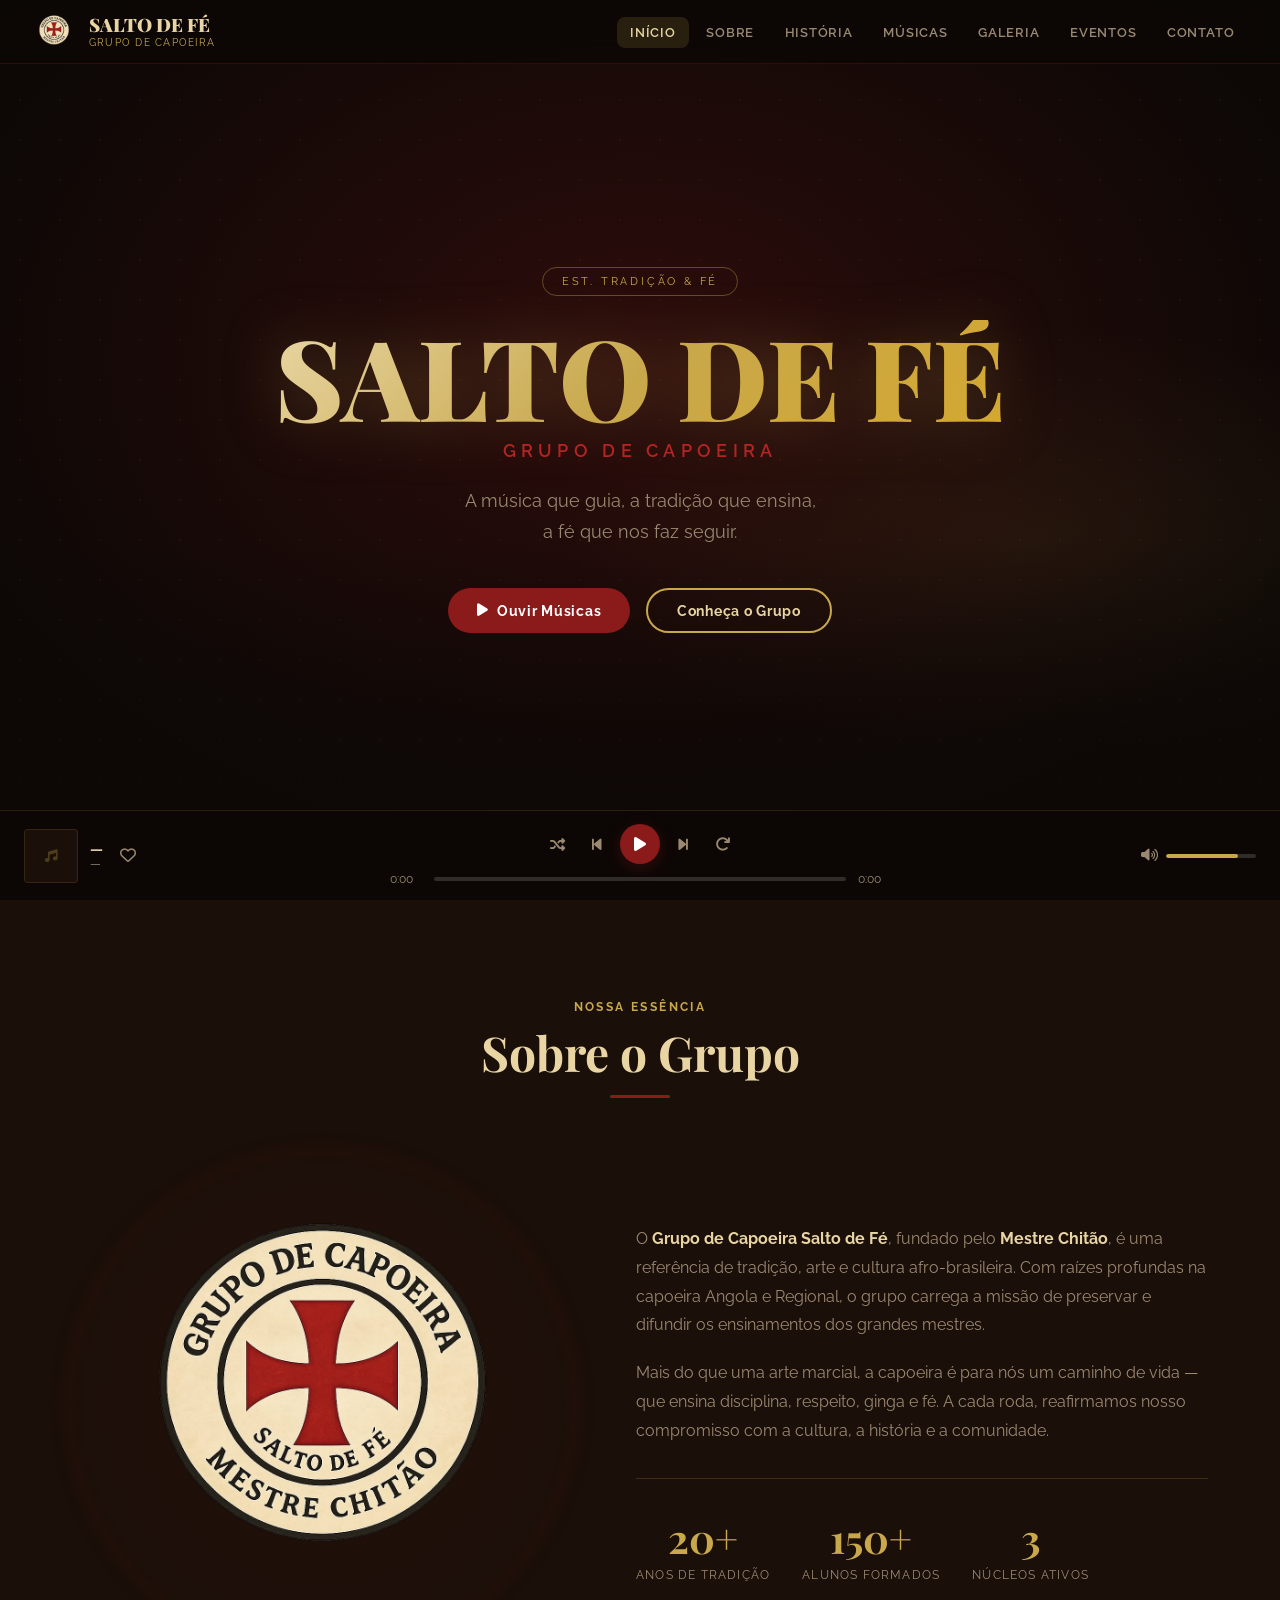
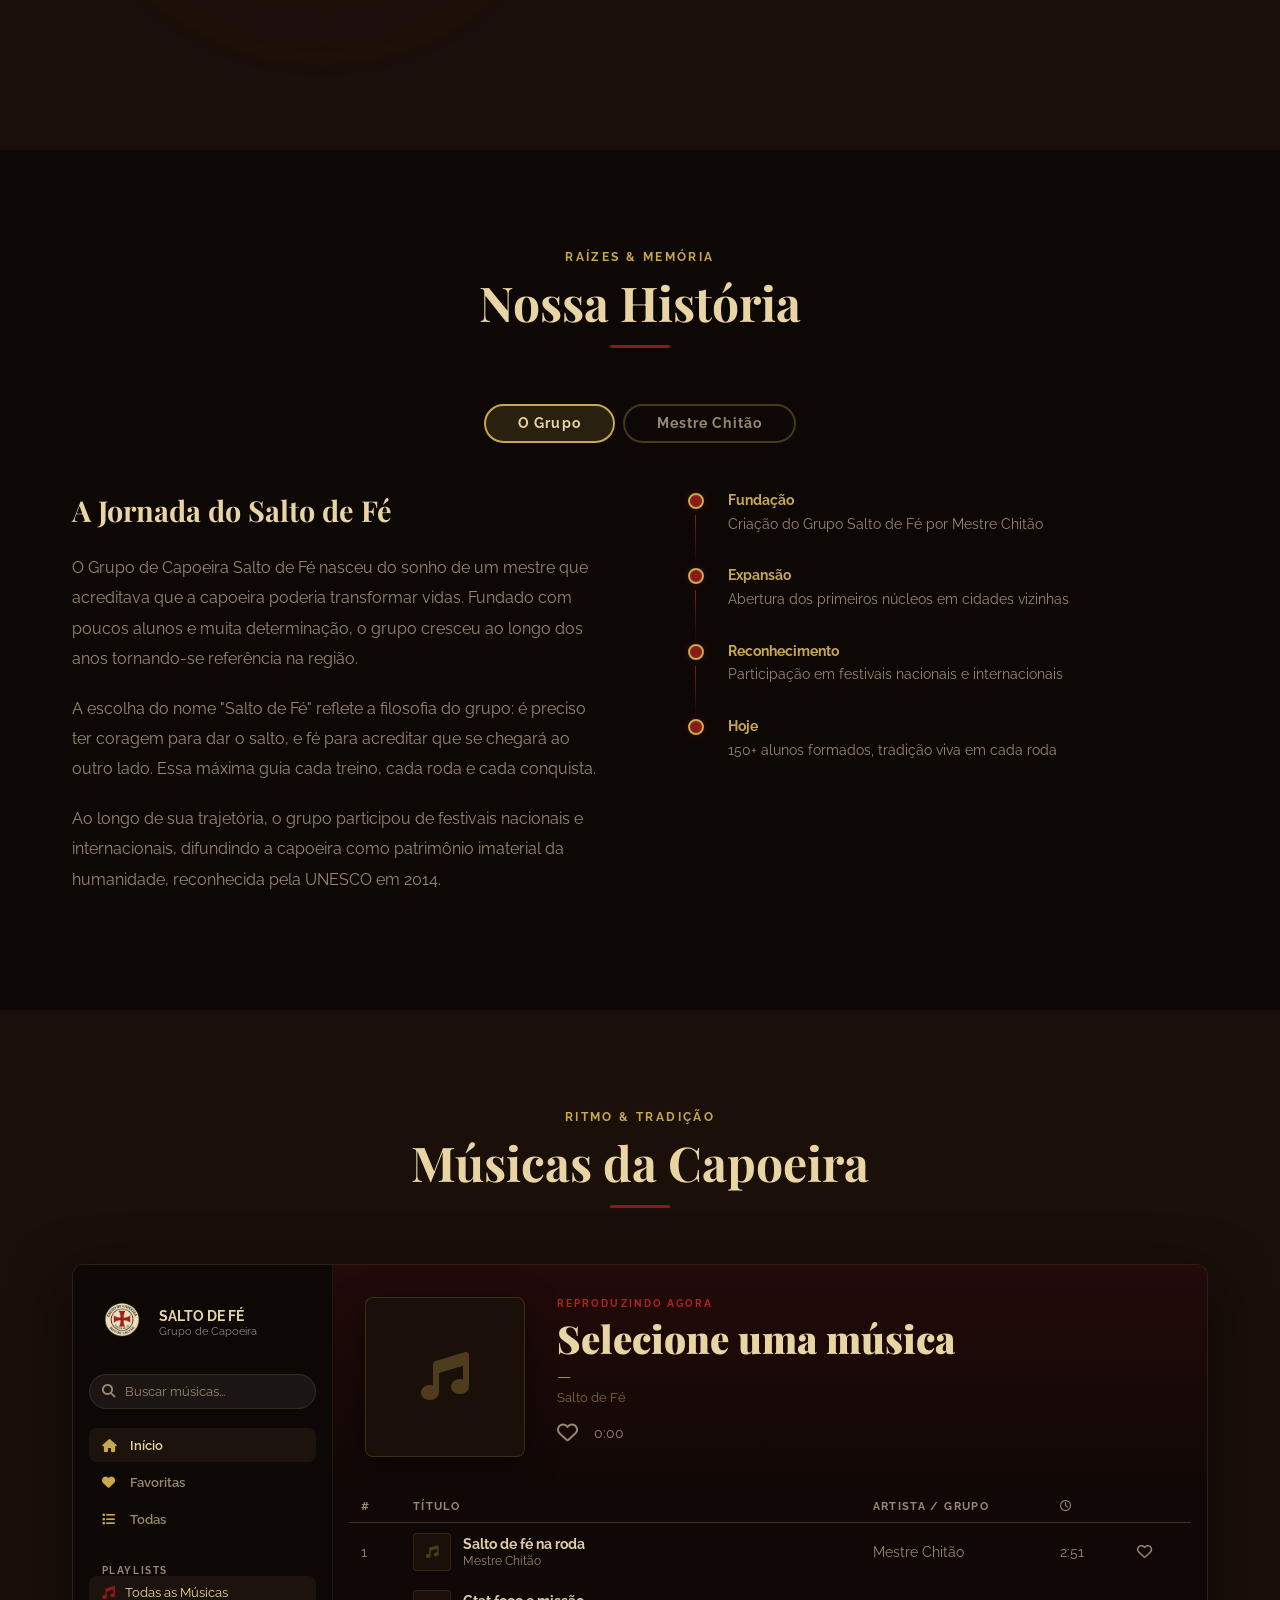
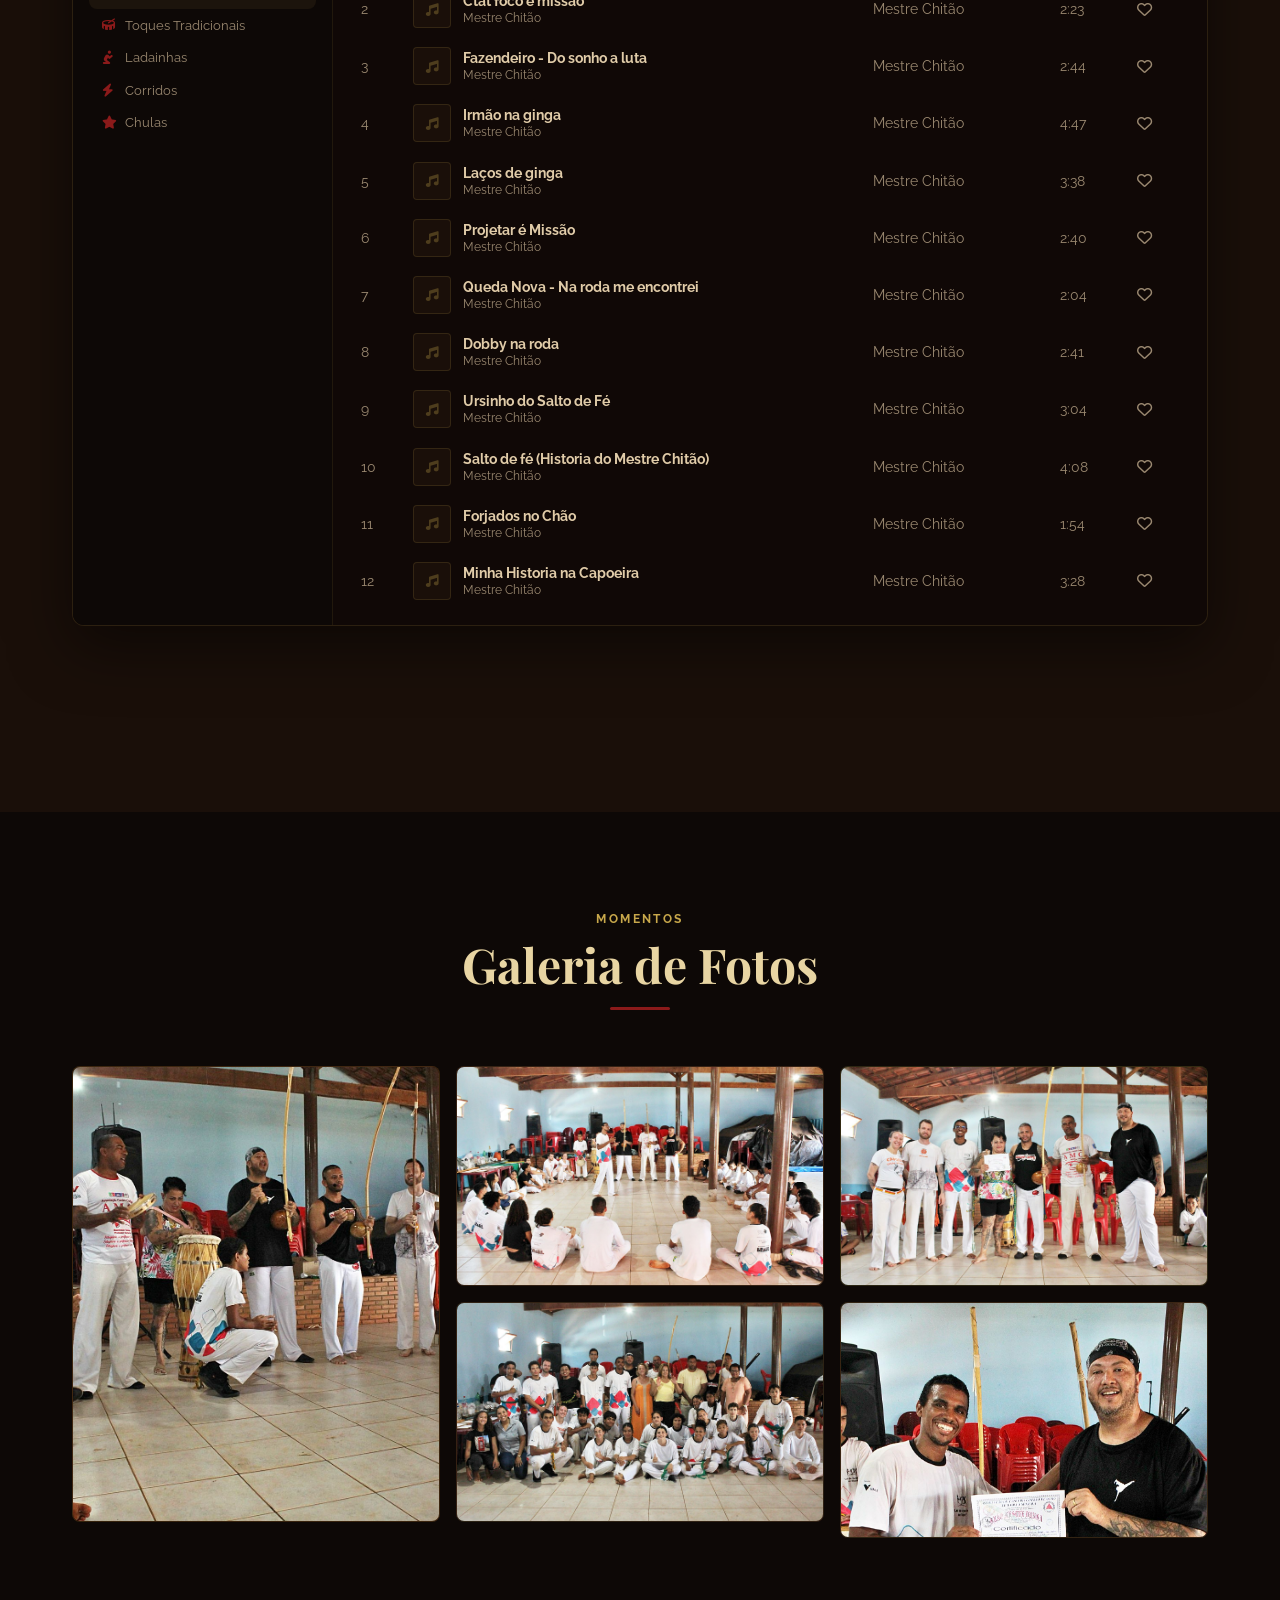
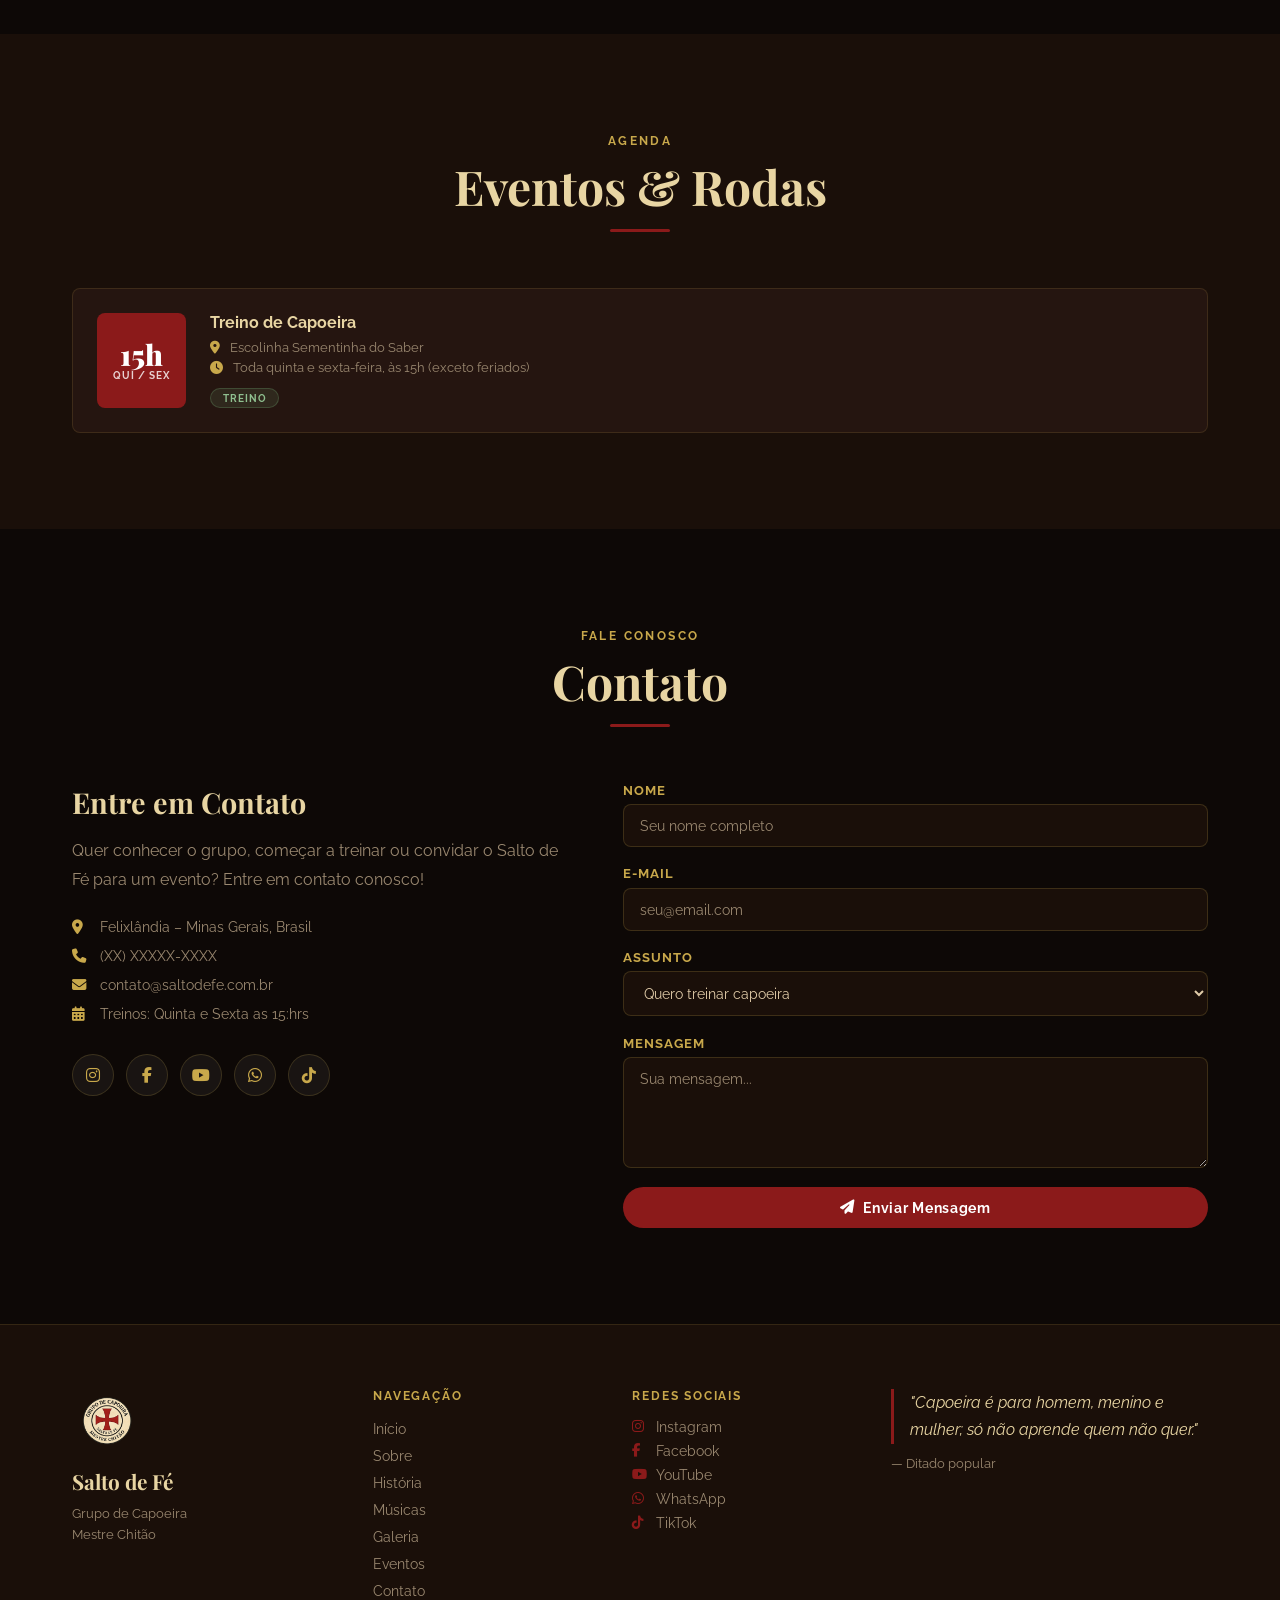
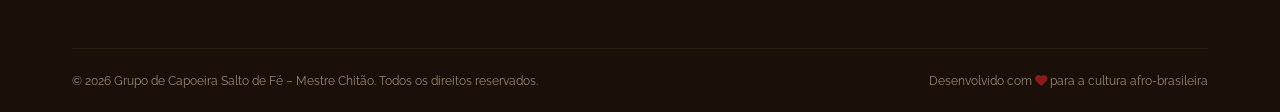
<file: index.html>
<!DOCTYPE html>
<html lang="pt-BR">
<head>
  <meta charset="UTF-8" />
  <meta name="viewport" content="width=device-width, initial-scale=1.0" />
  <title>Grupo de Capoeira Salto de Fé – Mestre Chitão</title>
  <link rel="stylesheet" href="css/style.css" />
  <link rel="preconnect" href="https://fonts.googleapis.com" />
  <link href="https://fonts.googleapis.com/css2?family=Playfair+Display:wght@700;900&family=Raleway:wght@300;400;600;700&family=UnifrakturMaguntia&display=swap" rel="stylesheet" />
  <link rel="stylesheet" href="https://cdnjs.cloudflare.com/ajax/libs/font-awesome/6.5.0/css/all.min.css" />
</head>
<body>

<!-- ========== NAVBAR ========== -->
<header id="navbar">
  <nav class="nav-container">
    <div class="nav-logo">
     <div class="logo-circle">
  <img src="imagens/logo.png" alt="Salto de Fé" class="logo-img">
      </div>
      <div class="logo-text">
        <span class="logo-title">SALTO DE FÉ</span>
        <span class="logo-sub">Grupo de Capoeira</span>
      </div>
    </div>

    <button class="hamburger" id="hamburger" aria-label="Menu">
      <span></span><span></span><span></span>
    </button>

    <ul class="nav-links" id="navLinks">
      <li><a href="#inicio" class="nav-link active">Início</a></li>
      <li><a href="#sobre" class="nav-link">Sobre</a></li>
      <li><a href="#historia" class="nav-link">História</a></li>
      <li><a href="#musicas" class="nav-link">Músicas</a></li>
      <li><a href="#galeria" class="nav-link">Galeria</a></li>
      <li><a href="#eventos" class="nav-link">Eventos</a></li>
      <li><a href="#contato" class="nav-link">Contato</a></li>
    </ul>
  </nav>
</header>

<!-- ========== HERO ========== -->
<section id="inicio" class="hero">
  <div class="hero-bg"></div>
  <div class="hero-overlay"></div>
  <div class="hero-content">
    <div class="hero-badge">Est. Tradição & Fé</div>
    <h1 class="hero-title">
      <span class="hero-title-main">SALTO DE FÉ</span>
      <span class="hero-title-sub">Grupo de Capoeira</span>
    </h1>
    <p class="hero-desc">A música que guia, a tradição que ensina,<br>a fé que nos faz seguir.</p>
    <div class="hero-actions">
      <a href="#musicas" class="btn btn-primary"><i class="fas fa-play"></i> Ouvir Músicas</a>
      <a href="#sobre" class="btn btn-outline">Conheça o Grupo</a>
    </div>
  </div>
  <div class="hero-scroll-hint">
    <span>Role para baixo</span>
    <i class="fas fa-chevron-down"></i>
  </div>
</section>
<!-- ========== SOBRE ========== -->
<section id="sobre" class="section sobre">
  <div class="container">
    <div class="section-header">
      <span class="section-tag">Nossa Essência</span>
      <h2 class="section-title">Sobre o Grupo</h2>
      <div class="title-ornament"></div>
    </div>
    <div class="sobre-grid">
      <div class="sobre-logo-wrap">
        <div class="sobre-logo-ring">
          <img src="imagens/logo.png" alt="Salto de Fé" class="sobre-logo-img">
        </div>
      </div>
      <div class="sobre-text">
        <p>O <strong>Grupo de Capoeira Salto de Fé</strong>, fundado pelo <strong>Mestre Chitão</strong>, é uma referência de tradição, arte e cultura afro-brasileira. Com raízes profundas na capoeira Angola e Regional, o grupo carrega a missão de preservar e difundir os ensinamentos dos grandes mestres.</p>
        <p>Mais do que uma arte marcial, a capoeira é para nós um caminho de vida — que ensina disciplina, respeito, ginga e fé. A cada roda, reafirmamos nosso compromisso com a cultura, a história e a comunidade.</p>
        <div class="sobre-stats">
          <div class="stat">
            <span class="stat-number">20+</span>
            <span class="stat-label">Anos de tradição</span>
          </div>
          <div class="stat">
            <span class="stat-number">150+</span>
            <span class="stat-label">Alunos formados</span>
          </div>
          <div class="stat">
            <span class="stat-number">3</span>
            <span class="stat-label">Núcleos ativos</span>
          </div>
        </div>
      </div>
    </div>
  </div>
</section>

<!-- ========== HISTÓRIA ========== -->
<section id="historia" class="section historia">
  <div class="container">
    <div class="section-header">
      <span class="section-tag">Raízes & Memória</span>
      <h2 class="section-title">Nossa História</h2>
      <div class="title-ornament"></div>
    </div>
    <div class="historia-tabs">
      <button class="tab-btn active" data-tab="grupo">O Grupo</button>
      <button class="tab-btn" data-tab="mestre">Mestre Chitão</button>
    </div>
    <div class="tab-content active" id="tab-grupo">
      <div class="historia-content">
        <div class="historia-text">
          <h3>A Jornada do Salto de Fé</h3>
          <p>O Grupo de Capoeira Salto de Fé nasceu do sonho de um mestre que acreditava que a capoeira poderia transformar vidas. Fundado com poucos alunos e muita determinação, o grupo cresceu ao longo dos anos tornando-se referência na região.</p>
          <p>A escolha do nome "Salto de Fé" reflete a filosofia do grupo: é preciso ter coragem para dar o salto, e fé para acreditar que se chegará ao outro lado. Essa máxima guia cada treino, cada roda e cada conquista.</p>
          <p>Ao longo de sua trajetória, o grupo participou de festivais nacionais e internacionais, difundindo a capoeira como patrimônio imaterial da humanidade, reconhecida pela UNESCO em 2014.</p>
        </div>
        <div class="historia-timeline">
          <div class="timeline-item">
            <div class="timeline-dot"></div>
            <div class="timeline-body">
              <span class="timeline-year">Fundação</span>
              <p>Criação do Grupo Salto de Fé por Mestre Chitão</p>
            </div>
          </div>
          <div class="timeline-item">
            <div class="timeline-dot"></div>
            <div class="timeline-body">
              <span class="timeline-year">Expansão</span>
              <p>Abertura dos primeiros núcleos em cidades vizinhas</p>
            </div>
          </div>
          <div class="timeline-item">
            <div class="timeline-dot"></div>
            <div class="timeline-body">
              <span class="timeline-year">Reconhecimento</span>
              <p>Participação em festivais nacionais e internacionais</p>
            </div>
          </div>
          <div class="timeline-item">
            <div class="timeline-dot"></div>
            <div class="timeline-body">
              <span class="timeline-year">Hoje</span>
              <p>150+ alunos formados, tradição viva em cada roda</p>
            </div>
          </div>
        </div>
      </div>
    </div>
    <div class="tab-content" id="tab-mestre">
  <div class="historia-content">
    <div class="historia-text">
      <h3>Minha História na Capoeira — Mestre Chitão</h3>
      <p>Meu nome é Wellison Herbert dos Santos, conhecido na capoeira como Mestre Chitão. Nasci em 1985, em Belo Horizonte, Minas Gerais, e, embora minha história tenha começado ali, foi na comunidade da Vila Nova São José que encontrei o caminho que mudaria minha vida para sempre.</p>
      <p>No ano de 1994, ainda criança, conheci a capoeira através do Professor Nem. Naquela época, a capoeira acontecia na rua, no meio da comunidade. Não havia luxo, apenas vontade de aprender, respeito pelos mais velhos e muita dedicação. Foi ali que aprendi os primeiros movimentos, a ginga, as quedas e, principalmente, as lições que nenhuma sala de aula poderia ensinar. A capoeira tornou-se meu refúgio, minha escola e minha esperança.</p>
      <p>Em 1998, iniciei uma nova etapa ao ingressar no Grupo Guerreiros de Gandhi da Senzala, sob a orientação do Professor Coxinha. Os treinos eram intensos e exigiam disciplina, perseverança e humildade. Mais do que desenvolver habilidades físicas, aprendi valores que levaria para toda a vida.</p>
      <p>Com o passar do tempo, o Professor Coxinha seguiu novos caminhos, e a liderança dos treinos passou para o Professor Cunga, que deu continuidade ao trabalho. Foi nesse período que construí amizades que permanecem até hoje. Pessoas como Michel, Bacamarte, Elias, Wesley, Pacotim, Luizinho, Ricardo, Mascote, Dicão, Nayara, Sinhá, Nikinha, Eliel, Black, Pimentão, Cumprido e Tigresa fizeram parte da minha formação dentro e fora da roda. Ali compreendi que a capoeira também constrói uma família.</p>
      <p>Em 2002, fui graduado como Monitor, assumindo a responsabilidade de ajudar na formação dos alunos mais novos. No ano seguinte, em 2003, a academia encerrou suas atividades, mas isso não significou o fim da minha caminhada. Permaneci ensinando os iniciantes e mantendo viva a essência da capoeira, entendendo que um verdadeiro capoeirista continua sua missão mesmo diante das dificuldades.</p>
      <p>No ano de 2004, iniciei uma das fases mais importantes da minha trajetória ao conhecer o Grão-Mestre Dunga, que se tornou meu mestre e uma das maiores referências da minha formação. Sob sua orientação, aprofundei meus conhecimentos técnicos, filosóficos e culturais, tornando-me Instrutor. Foi nesse momento que compreendi que a capoeira era muito mais do que uma luta ou um esporte; era um estilo de vida.</p>
      <p>Em 2011, alcancei a graduação de Professor, fruto de muitos anos de dedicação. Pouco tempo depois, em 2013, passei a integrar o trabalho do Mestre Braçada, discípulo do Grão-Mestre Dunga, mantendo viva a mesma linhagem, os mesmos princípios e o compromisso com a tradição da capoeira.</p>
      <p>No ano de 2014, fui graduado Contramestre. Ao lado do meu irmão de caminhada, Mestre Eguíta, participei da fundação do grupo Firmes na Rocha, onde desenvolvemos um importante trabalho de formação e fortalecimento da capoeira. Posteriormente, cada um seguiu seu próprio caminho, sempre preservando o respeito e a amizade construída ao longo dos anos.</p>
      <p>Em 2018, deixei Belo Horizonte para iniciar uma nova fase da minha vida. Embora tenha me afastado temporariamente da prática constante da capoeira, jamais deixei de carregá-la dentro de mim. A capoeira permaneceu viva em meu coração, aguardando o momento certo para renascer.</p>
      <p>Esse momento chegou em 2024, quando retornei às atividades com ainda mais maturidade, experiência e propósito. Dessa retomada nasceu o Grupo Salto de Fé, um projeto construído sobre os valores que aprendi durante toda a minha caminhada: respeito, disciplina, humildade, perseverança e fé.</p>
      <p>No ano de 2025, vivi um dos momentos mais marcantes da minha trajetória ao receber a graduação de Mestre de Capoeira, pelas mãos do Mestre Ricardo, a pedido do Grão-Mestre Dunga. Um sonho que representou não apenas uma conquista pessoal, mas a certeza de que o conhecimento deve ser transmitido às próximas gerações.</p>
      <p>Hoje, olhando para trás, percebo que cada mestre, cada aluno, cada treino, cada dificuldade e cada roda contribuíram para formar quem sou. A capoeira me ensinou a levantar depois das quedas, a respeitar as diferenças, a valorizar minhas raízes e a acreditar que a verdadeira força nasce da humildade.</p>
      <p>Mais do que um mestre, sou fruto de uma história construída por muitas mãos. Carrego comigo o legado dos que vieram antes de mim e a responsabilidade de preparar aqueles que ainda virão.</p>
      <p>Minha história continua sendo escrita todos os dias, dentro e fora da roda. Sou Mestre Chitão.</p>
      <blockquote class="mestre-quote">
        "A capoeira não é apenas parte da minha vida. Ela é parte de quem eu sou."
        — Mestre Chitão
      </blockquote>
    </div>
  </div>
</div>
  </div>
</section>

<!-- ========== PLAYER DE MÚSICAS ========== -->
<section id="musicas" class="section musicas-section">
  <div class="container">
    <div class="section-header">
      <span class="section-tag">Ritmo & Tradição</span>
      <h2 class="section-title">Músicas da Capoeira</h2>
      <div class="title-ornament"></div>
    </div>
    <div class="player-layout">

      <!-- SIDEBAR PLAYLISTS -->
     <div class="player-sidebar">
  <div class="sidebar-logo">
    <img src="imagens/logo.png" alt="Salto de Fé" width="50" height="50" style="object-fit: contain;">
    <div>
      <div style="font-weight:700;font-size:.9rem;color:#e8d5a3">SALTO DE FÉ</div>
      <div style="font-size:.7rem;color:#888">Grupo de Capoeira</div>
    </div>
  </div>
        
        <div class="sidebar-search">
          <i class="fas fa-search"></i>
          <input type="text" id="searchInput" placeholder="Buscar músicas..." />
        </div>

        <nav class="sidebar-nav">
          <a href="#" class="sidebar-link active"><i class="fas fa-home"></i> Início</a>
          <a href="#" class="sidebar-link"><i class="fas fa-heart"></i> Favoritas</a>
          <a href="#" class="sidebar-link"><i class="fas fa-list"></i> Todas</a>
        </nav>

        <div class="sidebar-playlists">
          <div class="sidebar-section-title">PLAYLISTS</div>
          <ul id="playlistMenu">
            <li class="pl-item active" data-playlist="all"><i class="fas fa-music"></i> Todas as Músicas</li>
            <li class="pl-item" data-playlist="toques"><i class="fas fa-drum"></i> Toques Tradicionais</li>
            <li class="pl-item" data-playlist="ladainhas"><i class="fas fa-pray"></i> Ladainhas</li>
            <li class="pl-item" data-playlist="corridos"><i class="fas fa-bolt"></i> Corridos</li>
            <li class="pl-item" data-playlist="chulas"><i class="fas fa-star"></i> Chulas</li>
          </ul>
        </div>
      </div>

      <!-- MAIN PLAYER AREA -->
      <div class="player-main">
        <!-- Now Playing Header -->
        <div class="now-playing-header">
          <div class="now-playing-cover" id="bigCover">
            <div class="cover-placeholder">
              <i class="fas fa-music"></i>
            </div>
          </div>
          <div class="now-playing-info">
            <div class="np-label">REPRODUZINDO AGORA</div>
            <div class="np-title" id="npTitle">Selecione uma música</div>
            <div class="np-artist" id="npArtist">—</div>
            <div class="np-playlist" id="npPlaylist">Salto de Fé</div>
            <div class="np-actions">
              <button class="np-fav-btn" id="npFavBtn" title="Favoritar"><i class="far fa-heart"></i></button>
              <span class="np-duration" id="npDuration">0:00</span>
            </div>
          </div>
        </div>

<!-- Track List -->
<div class="track-list-wrap">
  <table class="track-table">
    <thead>
      <tr>
        <th>#</th>
        <th colspan="2">TÍTULO</th>
        <th>ARTISTA / GRUPO</th>
        <th><i class="far fa-clock"></i></th>
        <th></th>
      </tr>
    </thead>
    <tbody id="trackListBody">
      <!-- Populated by JS -->
    </tbody>
  </table>
  <div class="no-tracks" id="noTracks" style="display:none">
    <i class="fas fa-music"></i>
    <p>Nenhuma música encontrada.<br>Verifique se os arquivos MP3 estão na pasta <code>/musicas/</code>.</p>
  </div>
</div>
  <!-- BOTTOM PLAYER BAR -->
  <div class="player-bar" id="playerBar">
    <div class="player-bar-left">
      <div class="bar-cover" id="barCover">
        <div class="cover-placeholder-sm"><i class="fas fa-music"></i></div>
      </div>
      <div class="bar-info">
        <div class="bar-title" id="barTitle">—</div>
        <div class="bar-artist" id="barArtist">—</div>
      </div>
      <button class="bar-fav" id="barFavBtn"><i class="far fa-heart"></i></button>
    </div>

    <div class="player-bar-center">
      <div class="bar-controls">
        <button class="ctrl-btn" id="shuffleBtn" title="Aleatório"><i class="fas fa-random"></i></button>
        <button class="ctrl-btn" id="prevBtn" title="Anterior"><i class="fas fa-step-backward"></i></button>
        <button class="ctrl-btn play-pause-btn" id="playPauseBtn" title="Play/Pause">
          <i class="fas fa-play"></i>
        </button>
        <button class="ctrl-btn" id="nextBtn" title="Próxima"><i class="fas fa-step-forward"></i></button>
        <button class="ctrl-btn" id="repeatBtn" title="Repetir"><i class="fas fa-redo"></i></button>
      </div>
      <div class="bar-progress">
        <span class="time-current" id="timeCurrent">0:00</span>
        <div class="progress-bar-wrap" id="progressWrap">
          <div class="progress-bar-bg">
            <div class="progress-bar-fill" id="progressFill"></div>
          </div>
          <input type="range" class="progress-range" id="progressRange" min="0" max="100" value="0" step="0.1"/>
        </div>
        <span class="time-total" id="timeTotal">0:00</span>
      </div>
    </div>

    <div class="player-bar-right">
      <i class="fas fa-volume-up volume-icon"></i>
      <div class="volume-wrap">
        <div class="progress-bar-bg">
          <div class="progress-bar-fill volume-fill" id="volumeFill"></div>
        </div>
        <input type="range" class="progress-range volume-range" id="volumeRange" min="0" max="100" value="80" step="1"/>
      </div>
    </div>
  </div>
</section>

<!-- ========== GALERIA ========== -->
<section id="galeria" class="section galeria">
  <div class="container">
    <div class="section-header">
      <span class="section-tag">Momentos</span>
      <h2 class="section-title">Galeria de Fotos</h2>
      <div class="title-ornament"></div>
    </div>
    <div class="gallery-grid">
      <div class="gallery-item gi-large">
        <div class="gallery-placeholder gp1">
          <img src="imagens/roda-capoeira.jpg" alt="Roda de Capoeira" onerror="this.style.display='none'; this.nextElementSibling.style.display='flex'">
          <div class="gallery-fallback"><i class="fas fa-image"></i><span>Roda de Capoeira</span></div>
        </div>
      </div>
      <div class="gallery-item">
        <div class="gallery-placeholder gp2">
          <img src="imagens/treino.jpg" alt="Treino" onerror="this.style.display='none'; this.nextElementSibling.style.display='flex'">
          <div class="gallery-fallback"><i class="fas fa-image"></i><span>Treino</span></div>
        </div>
      </div>
      <div class="gallery-item">
        <div class="gallery-placeholder gp3">
          <img src="imagens/evento.jpg" alt="Evento" onerror="this.style.display='none'; this.nextElementSibling.style.display='flex'">
          <div class="gallery-fallback"><i class="fas fa-image"></i><span>Evento</span></div>
        </div>
      </div>
      <div class="gallery-item">
        <div class="gallery-placeholder gp4">
          <img src="imagens/festival.jpg" alt="Festival" onerror="this.style.display='none'; this.nextElementSibling.style.display='flex'">
          <div class="gallery-fallback"><i class="fas fa-image"></i><span>Festival</span></div>
        </div>
      </div>
      <div class="gallery-item gi-large">
        <div class="gallery-placeholder gp5">
          <img src="imagens/mestre-chitao.jpg" alt="Mestre Chitão" style="object-position: center top;" onerror="this.style.display='none'; this.nextElementSibling.style.display='flex'">
          <div class="gallery-fallback"><i class="fas fa-image"></i><span>Mestre Chitão</span></div>
        </div>
      </div>
    </div>
  </div>
</section>
<!-- ========== EVENTOS ========== -->
<section id="eventos" class="section eventos">
  <div class="container">
    <div class="section-header">
      <span class="section-tag">Agenda</span>
      <h2 class="section-title">Eventos & Rodas</h2>
      <div class="title-ornament"></div>
    </div>
    <div class="eventos-grid" id="eventosGrid">
      <div class="evento-card">
        <div class="evento-date">
          <span class="evento-day">15h</span>
          <span class="evento-month">QUI / SEX</span>
        </div>
        <div class="evento-info">
          <h3>Treino de Capoeira</h3>
          <p><i class="fas fa-map-marker-alt"></i> Escolinha Sementinha do Saber</p>
          <p><i class="fas fa-clock"></i> Toda quinta e sexta-feira, às 15h (exceto feriados)</p>
          <span class="evento-tag evento-tag-treino">Treino</span>
        </div>
      </div>
    </div>
  </div>
</section>

<!-- ========== CONTATO ========== -->
<section id="contato" class="section contato">
  <div class="container">
    <div class="section-header">
      <span class="section-tag">Fale Conosco</span>
      <h2 class="section-title">Contato</h2>
      <div class="title-ornament"></div>
    </div>
    <div class="contato-grid">
      <div class="contato-info">
        <h3>Entre em Contato</h3>
        <p>Quer conhecer o grupo, começar a treinar ou convidar o Salto de Fé para um evento? Entre em contato conosco!</p>
        <ul class="contato-list">
          <li><i class="fas fa-map-marker-alt"></i> Felixlândia – Minas Gerais, Brasil</li>
          <li><i class="fas fa-phone"></i> (XX) XXXXX-XXXX</li>
          <li><i class="fas fa-envelope"></i> contato@saltodefe.com.br</li>
          <li><i class="fas fa-calendar-alt"></i> Treinos: Quinta e Sexta as 15:hrs</li>
        </ul>
        <div class="social-links">
          <a href="#" class="social-btn" title="Instagram"><i class="fab fa-instagram"></i></a>
          <a href="#" class="social-btn" title="Facebook"><i class="fab fa-facebook-f"></i></a>
          <a href="#" class="social-btn" title="YouTube"><i class="fab fa-youtube"></i></a>
          <a href="#" class="social-btn" title="WhatsApp"><i class="fab fa-whatsapp"></i></a>
          <a href="#" class="social-btn" title="TikTok"><i class="fab fa-tiktok"></i></a>
        </div>
      </div>
      <form class="contato-form" id="contatoForm">
        <div class="form-group">
          <label>Nome</label>
          <input type="text" placeholder="Seu nome completo" required />
        </div>
        <div class="form-group">
          <label>E-mail</label>
          <input type="email" placeholder="seu@email.com" required />
        </div>
        <div class="form-group">
          <label>Assunto</label>
          <select>
            <option>Quero treinar capoeira</option>
            <option>Convite para evento</option>
            <option>Parceria</option>
            <option>Outro</option>
          </select>
        </div>
        <div class="form-group">
          <label>Mensagem</label>
          <textarea rows="5" placeholder="Sua mensagem..." required></textarea>
        </div>
        <button type="submit" class="btn btn-primary btn-full">
          <i class="fas fa-paper-plane"></i> Enviar Mensagem
        </button>
      </form>
    </div>
  </div>
</section>

<!-- ========== FOOTER ========== -->
<footer class="footer">
  <div class="container">
    <div class="footer-grid">
      <div class="footer-brand">
        <img src="imagens/logo.png" alt="Salto de Fé" width="70" height="70" class="footer-logo-img">
        <h3>Salto de Fé</h3>
        <p>Grupo de Capoeira<br/>Mestre Chitão</p>
      </div>
      <div class="footer-links">
        <h4>Navegação</h4>
        <ul>
          <li><a href="#inicio">Início</a></li>
          <li><a href="#sobre">Sobre</a></li>
          <li><a href="#historia">História</a></li>
          <li><a href="#musicas">Músicas</a></li>
          <li><a href="#galeria">Galeria</a></li>
          <li><a href="#eventos">Eventos</a></li>
          <li><a href="#contato">Contato</a></li>
        </ul>
      </div>
      <div class="footer-social">
        <h4>Redes Sociais</h4>
        <div class="footer-social-links">
          <a href="#"><i class="fab fa-instagram"></i> Instagram</a>
          <a href="#"><i class="fab fa-facebook-f"></i> Facebook</a>
          <a href="#"><i class="fab fa-youtube"></i> YouTube</a>
          <a href="#"><i class="fab fa-whatsapp"></i> WhatsApp</a>
          <a href="#"><i class="fab fa-tiktok"></i> TikTok</a>
        </div>
      </div>
      <div class="footer-quote">
        <blockquote>
          "Capoeira é para homem, menino e mulher; só não aprende quem não quer."
        </blockquote>
        <cite>— Ditado popular</cite>
      </div>
    </div>
    <div class="footer-bottom">
      <p>&copy; 2026 Grupo de Capoeira Salto de Fé – Mestre Chitão. Todos os direitos reservados.</p>
      <p>Desenvolvido com <i class="fas fa-heart" style="color:#8B1A1A"></i> para a cultura afro-brasileira</p>
    </div>
  </div>
</footer>

<audio id="audioPlayer"></audio>
<script src="js/musicas.js"></script>
<script src="js/main.js"></script>
</body>
</html>
</file>
<file: css/style.css>
/* ============================================
   SALTO DE FÉ – GRUPO DE CAPOEIRA
   CSS Principal
   ============================================ */

:root {
  --preto: #0d0806;
  --preto-card: #1a0f09;
  --preto-light: #251510;
  --vermelho: #8B1A1A;
  --vermelho-light: #b52222;
  --vermelho-glow: rgba(139,26,26,0.3);
  --bege: #c8a84b;
  --bege-light: #e8d5a3;
  --bege-dim: rgba(200,168,75,0.15);
  --texto: #e0cba8;
  --texto-dim: #9a8870;
  --branco: #fff;
  --sidebar-w: 260px;
  --player-h: 90px;
  --radius: 8px;
  --transition: .25s ease;
}

*, *::before, *::after { box-sizing: border-box; margin: 0; padding: 0; }

html { scroll-behavior: smooth; scroll-padding-top: 70px; }

body {
  font-family: 'Raleway', sans-serif;
  background: var(--preto);
  color: var(--texto);
  overflow-x: hidden;
}

a { text-decoration: none; color: inherit; }
ul { list-style: none; }

img { max-width: 100%; }

/* ============ SCROLLBAR ============ */
::-webkit-scrollbar { width: 6px; }
::-webkit-scrollbar-track { background: var(--preto); }
::-webkit-scrollbar-thumb { background: var(--vermelho); border-radius: 3px; }

/* ============ BUTTONS ============ */
.btn {
  display: inline-flex;
  align-items: center;
  gap: .5rem;
  padding: .75rem 1.8rem;
  border-radius: 50px;
  font-family: 'Raleway', sans-serif;
  font-weight: 700;
  font-size: .9rem;
  letter-spacing: .05em;
  cursor: pointer;
  border: none;
  transition: all var(--transition);
}

.btn-primary {
  background: var(--vermelho);
  color: #fff;
}
.btn-primary:hover { background: var(--vermelho-light); transform: translateY(-2px); box-shadow: 0 8px 20px var(--vermelho-glow); }

.btn-outline {
  background: transparent;
  color: var(--bege-light);
  border: 2px solid var(--bege);
}
.btn-outline:hover { background: var(--bege-dim); transform: translateY(-2px); }

.btn-full { width: 100%; justify-content: center; }

/* ============ CONTAINER ============ */
.container { max-width: 1200px; margin: 0 auto; padding: 0 2rem; }

/* ============ SECTION ============ */
.section { padding: 6rem 0; }

.section-header { text-align: center; margin-bottom: 3.5rem; }

.section-tag {
  display: inline-block;
  font-size: .75rem;
  font-weight: 700;
  letter-spacing: .2em;
  text-transform: uppercase;
  color: var(--bege);
  margin-bottom: .75rem;
}

.section-title {
  font-family: 'Playfair Display', serif;
  font-size: clamp(2rem, 4vw, 3rem);
  color: var(--bege-light);
  line-height: 1.1;
}

.title-ornament {
  width: 60px;
  height: 3px;
  background: var(--vermelho);
  margin: 1rem auto 0;
  border-radius: 2px;
}

/* ============ NAVBAR ============ */
#navbar {
  position: fixed;
  top: 0; left: 0; right: 0;
  z-index: 1000;
  background: rgba(13,8,6,.92);
  backdrop-filter: blur(10px);
  border-bottom: 1px solid rgba(139,26,26,.3);
  transition: all var(--transition);
}

.nav-container {
  display: flex;
  align-items: center;
  justify-content: space-between;
  padding: .6rem 2rem;
  max-width: 1400px;
  margin: 0 auto;
}

.nav-logo { display: flex; align-items: center; gap: .8rem; }

.logo-circle { width: 44px; height: 44px; }
.logo-svg { width: 100%; height: 100%; }
.logo-img {
  width: 100%;
  height: 100%;
  object-fit: contain;
}

.sobre-logo-svg,
.sobre-logo-img {
  width: 100%;
  height: 100%;
  object-fit: contain;
}

.footer-logo-img {
  object-fit: contain;
}

.logo-text { display: flex; flex-direction: column; line-height: 1.2; }
.logo-title { font-family: 'Playfair Display', serif; font-size: 1.15rem; color: var(--bege-light); font-weight: 900; }
.logo-sub { font-size: .65rem; letter-spacing: .12em; text-transform: uppercase; color: var(--bege); }

.nav-links { display: flex; align-items: center; gap: .2rem; }

.nav-link {
  padding: .5rem .85rem;
  font-size: .82rem;
  font-weight: 600;
  letter-spacing: .06em;
  text-transform: uppercase;
  color: var(--texto-dim);
  border-radius: var(--radius);
  transition: all var(--transition);
}
.nav-link:hover, .nav-link.active { color: var(--bege-light); background: var(--bege-dim); }
.hamburger { display: none; flex-direction: column; gap: 5px; background: none; border: none; cursor: pointer; padding: .4rem; }
.hamburger span { width: 24px; height: 2px; background: var(--bege); border-radius: 2px; transition: all var(--transition); }

/* ============ HERO ============ */
.hero {
  position: relative;
  min-height: 100vh;
  display: flex;
  align-items: center;
  justify-content: center;
  overflow: hidden;
}

.hero-bg {
  position: absolute; inset: 0;
  background:
    radial-gradient(ellipse 80% 80% at 50% 40%, rgba(139,26,26,.25) 0%, transparent 70%),
    radial-gradient(ellipse 60% 40% at 80% 60%, rgba(200,168,75,.08) 0%, transparent 60%);
  background-color: var(--preto);
}

.hero-bg::after {
  content: '';
  position: absolute; inset: 0;
  background-image:
    radial-gradient(circle, rgba(200,168,75,.06) 1px, transparent 1px);
  background-size: 40px 40px;
}

.hero-overlay {
  position: absolute; inset: 0;
  background: linear-gradient(to bottom, transparent 60%, var(--preto) 100%);
}

.hero-content {
  position: relative;
  z-index: 2;
  text-align: center;
  padding: 2rem;
  max-width: 800px;
}

.hero-badge {
  display: inline-block;
  font-size: .7rem;
  letter-spacing: .25em;
  text-transform: uppercase;
  color: var(--bege);
  border: 1px solid rgba(200,168,75,.4);
  padding: .4rem 1.2rem;
  border-radius: 50px;
  margin-bottom: 1.5rem;
}

.hero-title {
  display: flex;
  flex-direction: column;
  margin-bottom: 1.5rem;
}

.hero-title-main {
  font-family: 'Playfair Display', serif;
  font-size: clamp(3.5rem, 10vw, 7rem);
  font-weight: 900;
  line-height: 1;
  background: linear-gradient(135deg, var(--bege-light) 0%, var(--bege) 50%, #d4a830 100%);
  -webkit-background-clip: text;
  -webkit-text-fill-color: transparent;
  background-clip: text;
  text-shadow: none;
  filter: drop-shadow(0 0 30px rgba(200,168,75,.3));
}

.hero-title-sub {
  font-size: clamp(.8rem, 2vw, 1.1rem);
  letter-spacing: .3em;
  text-transform: uppercase;
  color: var(--vermelho-light);
  font-weight: 600;
  margin-top: .5rem;
}

.hero-desc {
  font-size: 1.1rem;
  color: var(--texto-dim);
  line-height: 1.8;
  margin-bottom: 2.5rem;
}

.hero-actions { display: flex; gap: 1rem; justify-content: center; flex-wrap: wrap; }

.hero-scroll-hint {
  position: absolute;
  bottom: 2rem;
  left: 50%;
  transform: translateX(-50%);
  display: flex;
  flex-direction: column;
  align-items: center;
  gap: .4rem;
  color: var(--texto-dim);
  font-size: .75rem;
  letter-spacing: .1em;
  animation: bounce 2s infinite;
}
@keyframes bounce { 0%,100% { transform: translateX(-50%) translateY(0); } 50% { transform: translateX(-50%) translateY(-8px); } }

/* ============ SOBRE ============ */
.sobre { background: var(--preto-card); }

.sobre-grid {
  display: grid;
  grid-template-columns: 1fr 2fr;
  gap: 4rem;
  align-items: center;
}

.sobre-logo-wrap { display: flex; justify-content: center; }

.sobre-logo-ring {
  width: 500px;
  height: 500px;
  border-radius: 50%;
  padding: 1rem;
  background: radial-gradient(circle, rgba(139,26,26,.08), transparent);
  box-shadow: 0 0 25px rgba(139,26,26,.15), inset 0 0 15px rgba(200,168,75,.03);
  animation: glow-pulse 3s ease-in-out infinite;
}
@keyframes glow-pulse {
  0%,100% { box-shadow: 0 0 60px rgba(139,26,26,.3), inset 0 0 40px rgba(200,168,75,.05); }
  50% { box-shadow: 0 0 80px rgba(139,26,26,.5), inset 0 0 50px rgba(200,168,75,.1); }
}

.sobre-logo-svg { width: 100%; height: 100%; }

.sobre-text p { margin-bottom: 1.2rem; line-height: 1.8; color: var(--texto-dim); }
.sobre-text strong { color: var(--bege-light); }

.sobre-stats {
  display: flex;
  gap: 2rem;
  margin-top: 2rem;
  padding-top: 2rem;
  border-top: 1px solid rgba(200,168,75,.2);
}

.stat { text-align: center; }
.stat-number { display: block; font-family: 'Playfair Display', serif; font-size: 2.5rem; color: var(--bege); font-weight: 700; }
.stat-label { font-size: .75rem; text-transform: uppercase; letter-spacing: .1em; color: var(--texto-dim); }

/* ============ HISTÓRIA ============ */
.historia { background: var(--preto); }

.historia-tabs {
  display: flex;
  gap: .5rem;
  justify-content: center;
  margin-bottom: 3rem;
}

.tab-btn {
  padding: .6rem 2rem;
  background: transparent;
  border: 2px solid rgba(200,168,75,.3);
  color: var(--texto-dim);
  border-radius: 50px;
  font-family: 'Raleway', sans-serif;
  font-weight: 700;
  font-size: .85rem;
  letter-spacing: .08em;
  cursor: pointer;
  transition: all var(--transition);
}
.tab-btn.active, .tab-btn:hover { border-color: var(--bege); color: var(--bege-light); background: var(--bege-dim); }

.tab-content { display: none; }
.tab-content.active { display: block; }

.historia-content {
  display: grid;
  grid-template-columns: 1fr 1fr;
  gap: 4rem;
  align-items: start;
}

.historia-text h3 { font-family: 'Playfair Display', serif; font-size: 1.8rem; color: var(--bege-light); margin-bottom: 1.5rem; }
.historia-text p { line-height: 1.9; color: var(--texto-dim); margin-bottom: 1.2rem; }

.mestre-quote {
  border-left: 3px solid var(--vermelho);
  padding-left: 1.5rem;
  margin-top: 2rem;
  font-style: italic;
  color: var(--bege-light);
  font-size: 1.05rem;
  line-height: 1.7;
}
.mestre-quote cite { display: block; margin-top: .8rem; font-style: normal; font-size: .85rem; color: var(--bege); }

.historia-timeline { padding-left: 1rem; }

.timeline-item {
  display: flex;
  gap: 1.5rem;
  margin-bottom: 2rem;
  position: relative;
}
.timeline-item::before {
  content: '';
  position: absolute;
  left: 7px; top: 24px;
  width: 1px;
  bottom: -2rem;
  background: linear-gradient(to bottom, var(--vermelho), transparent);
}
.timeline-item:last-child::before { display: none; }

.timeline-dot {
  width: 16px; height: 16px;
  border-radius: 50%;
  background: var(--vermelho);
  border: 2px solid var(--bege);
  flex-shrink: 0;
  margin-top: 2px;
  box-shadow: 0 0 10px var(--vermelho-glow);
}

.timeline-year { display: block; font-weight: 700; color: var(--bege); margin-bottom: .3rem; font-size: .9rem; }
.timeline-body p { color: var(--texto-dim); font-size: .9rem; line-height: 1.5; }

/* ============ PLAYER MÚSICAS ============ */
.musicas-section {
  background: var(--preto-card);
  padding-bottom: calc(6rem + var(--player-h));
}

.player-layout {
  display: grid;
  grid-template-columns: var(--sidebar-w) 1fr;
  gap: 0;
  background: #100806;
  border-radius: 12px;
  overflow: hidden;
  min-height: 600px;
  border: 1px solid rgba(200,168,75,.15);
  box-shadow: 0 20px 60px rgba(0,0,0,.5);
}

/* SIDEBAR */
.player-sidebar {
  background: #0d0806;
  padding: 1.5rem 1rem;
  display: flex;
  flex-direction: column;
  gap: 1.2rem;
  border-right: 1px solid rgba(200,168,75,.1);
}

.sidebar-logo { display: flex; align-items: center; gap: .75rem; padding: .5rem; }

.sidebar-search {
  position: relative;
  display: flex;
  align-items: center;
}
.sidebar-search i { position: absolute; left: .8rem; color: var(--texto-dim); font-size: .85rem; }
.sidebar-search input {
  width: 100%;
  background: rgba(255,255,255,.06);
  border: 1px solid rgba(200,168,75,.15);
  border-radius: 50px;
  padding: .55rem .8rem .55rem 2.2rem;
  color: var(--texto);
  font-size: .8rem;
  font-family: 'Raleway', sans-serif;
  outline: none;
  transition: border-color var(--transition);
}
.sidebar-search input:focus { border-color: var(--bege); }
.sidebar-search input::placeholder { color: var(--texto-dim); }

.sidebar-nav { display: flex; flex-direction: column; gap: .2rem; }
.sidebar-link {
  display: flex;
  align-items: center;
  gap: .75rem;
  padding: .6rem .8rem;
  border-radius: var(--radius);
  color: var(--texto-dim);
  font-size: .82rem;
  font-weight: 600;
  transition: all var(--transition);
}
.sidebar-link:hover, .sidebar-link.active { color: var(--bege-light); background: rgba(200,168,75,.08); }
.sidebar-link i { width: 16px; color: var(--bege); }

.sidebar-section-title { font-size: .65rem; letter-spacing: .15em; color: var(--texto-dim); font-weight: 700; padding: .5rem .8rem 0; }

.sidebar-playlists { flex: 1; overflow-y: auto; }
.pl-item {
  display: flex;
  align-items: center;
  gap: .6rem;
  padding: .55rem .8rem;
  border-radius: var(--radius);
  cursor: pointer;
  font-size: .82rem;
  color: var(--texto-dim);
  transition: all var(--transition);
}
.pl-item:hover, .pl-item.active { color: var(--bege-light); background: rgba(200,168,75,.08); }
.pl-item i { width: 14px; color: var(--vermelho); }

/* MAIN PLAYER */
.player-main { display: flex; flex-direction: column; overflow: hidden; }

.now-playing-header {
  display: flex;
  gap: 2rem;
  padding: 2rem;
  background: linear-gradient(to bottom, rgba(139,26,26,.15), transparent);
  align-items: flex-start;
}

.now-playing-cover {
  width: 160px;
  height: 160px;
  border-radius: 8px;
  flex-shrink: 0;
  background: #1a0f09;
  border: 1px solid rgba(200,168,75,.2);
  overflow: hidden;
  display: flex;
  align-items: center;
  justify-content: center;
  box-shadow: 0 8px 30px rgba(0,0,0,.5);
}
.now-playing-cover img { width: 100%; height: 100%; object-fit: cover; }
.cover-placeholder { color: rgba(200,168,75,.3); font-size: 3rem; }

.now-playing-info { flex: 1; min-width: 0; }
.np-label { font-size: .65rem; letter-spacing: .2em; text-transform: uppercase; color: var(--vermelho-light); font-weight: 700; margin-bottom: .5rem; }
.np-title { font-family: 'Playfair Display', serif; font-size: clamp(1.5rem, 3vw, 2.5rem); color: var(--bege-light); font-weight: 900; line-height: 1.1; margin-bottom: .5rem; white-space: nowrap; overflow: hidden; text-overflow: ellipsis; }
.np-artist { font-size: 1rem; color: var(--texto-dim); margin-bottom: .25rem; }
.np-playlist { font-size: .8rem; color: rgba(200,168,75,.6); }
.np-actions { display: flex; align-items: center; gap: 1rem; margin-top: 1rem; }
.np-fav-btn { background: none; border: none; color: var(--texto-dim); cursor: pointer; font-size: 1.3rem; transition: all var(--transition); }
.np-fav-btn:hover, .np-fav-btn.active { color: #e74c3c; }
.np-duration { font-size: .85rem; color: var(--texto-dim); }

/* Track Table */
.track-list-wrap { flex: 1; overflow-y: auto; padding: 0 1rem 1rem; }

.track-table { width: 100%; border-collapse: collapse; }
.track-table thead th {
  padding: .6rem .75rem;
  text-align: left;
  font-size: .7rem;
  letter-spacing: .12em;
  text-transform: uppercase;
  color: var(--texto-dim);
  border-bottom: 1px solid rgba(200,168,75,.15);
  font-weight: 700;
  position: sticky; top: 0;
  background: #100806;
  z-index: 2;
}

.track-row {
  cursor: pointer;
  border-radius: var(--radius);
  transition: background var(--transition);
}
.track-row:hover { background: rgba(255,255,255,.05); }
.track-row.playing { background: rgba(139,26,26,.2); }

.track-row td {
  padding: .6rem .75rem;
  vertical-align: middle;
  color: var(--texto-dim);
  font-size: .88rem;
}
.track-row.playing td { color: var(--bege-light); }

.track-num { color: var(--texto-dim); font-size: .85rem; width: 30px; }
.track-row.playing .track-num { color: var(--vermelho-light); }

.track-cover-thumb {
  width: 38px;
  height: 38px;
  border-radius: 4px;
  background: #1a0f09;
  border: 1px solid rgba(200,168,75,.15);
  overflow: hidden;
  display: flex;
  align-items: center;
  justify-content: center;
}
.track-cover-thumb img { width: 100%; height: 100%; object-fit: cover; }
.cover-placeholder-sm { color: rgba(200,168,75,.3); font-size: .8rem; }

.track-title-col { display: flex; align-items: center; gap: .75rem; }
.track-title-text strong { display: block; color: var(--texto); font-size: .88rem; }
.track-title-text span { font-size: .75rem; color: var(--texto-dim); }

.fav-btn { background: none; border: none; color: var(--texto-dim); cursor: pointer; font-size: .95rem; transition: all var(--transition); padding: .2rem .5rem; }
.fav-btn:hover, .fav-btn.active { color: #e74c3c; }

.no-tracks { text-align: center; padding: 4rem 2rem; color: var(--texto-dim); }
.no-tracks i { font-size: 3rem; margin-bottom: 1rem; color: rgba(200,168,75,.2); }

/* ============ PLAYER BAR ============ */
.player-bar {
  position: fixed;
  bottom: 0; left: 0; right: 0;
  height: var(--player-h);
  background: rgba(13,8,6,.97);
  backdrop-filter: blur(20px);
  border-top: 1px solid rgba(200,168,75,.15);
  display: flex;
  align-items: center;
  justify-content: space-between;
  padding: 0 1.5rem;
  z-index: 999;
  gap: 1rem;
}

.player-bar-left {
  display: flex;
  align-items: center;
  gap: .75rem;
  flex: 1;
  min-width: 0;
}

.bar-cover {
  width: 54px; height: 54px;
  border-radius: 4px;
  background: #1a0f09;
  border: 1px solid rgba(200,168,75,.15);
  overflow: hidden;
  display: flex; align-items: center; justify-content: center;
  flex-shrink: 0;
}
.bar-cover img { width: 100%; height: 100%; object-fit: cover; }

.bar-info { min-width: 0; }
.bar-title { font-weight: 700; font-size: .88rem; color: var(--texto); white-space: nowrap; overflow: hidden; text-overflow: ellipsis; max-width: 150px; }
.bar-artist { font-size: .75rem; color: var(--texto-dim); }
.bar-fav { background: none; border: none; color: var(--texto-dim); cursor: pointer; font-size: 1rem; padding: .3rem; transition: all var(--transition); }
.bar-fav:hover, .bar-fav.active { color: #e74c3c; }

.player-bar-center {
  display: flex;
  flex-direction: column;
  align-items: center;
  gap: .4rem;
  flex: 2;
  max-width: 500px;
}

.bar-controls { display: flex; align-items: center; gap: .5rem; }

.ctrl-btn {
  background: none;
  border: none;
  color: var(--texto-dim);
  cursor: pointer;
  font-size: .95rem;
  padding: .4rem .6rem;
  border-radius: 50%;
  transition: all var(--transition);
}
.ctrl-btn:hover { color: var(--bege-light); background: rgba(255,255,255,.06); }
.ctrl-btn.active { color: var(--vermelho-light); }

.play-pause-btn {
  width: 40px; height: 40px;
  background: var(--vermelho) !important;
  color: #fff !important;
  border-radius: 50% !important;
  display: flex; align-items: center; justify-content: center;
  font-size: 1rem;
  box-shadow: 0 4px 15px var(--vermelho-glow);
}
.play-pause-btn:hover { background: var(--vermelho-light) !important; transform: scale(1.05); }

.bar-progress {
  display: flex;
  align-items: center;
  gap: .75rem;
  width: 100%;
}

.time-current, .time-total { font-size: .72rem; color: var(--texto-dim); white-space: nowrap; min-width: 32px; }

.progress-bar-wrap {
  position: relative;
  flex: 1;
  height: 16px;
  display: flex;
  align-items: center;
  cursor: pointer;
}

.progress-bar-bg {
  width: 100%;
  height: 4px;
  background: rgba(255,255,255,.15);
  border-radius: 2px;
  overflow: hidden;
  position: relative;
}

.progress-bar-fill {
  height: 100%;
  background: var(--vermelho-light);
  border-radius: 2px;
  width: 0%;
  transition: width .1s linear;
}

.progress-range {
  position: absolute;
  width: 100%;
  height: 100%;
  opacity: 0;
  cursor: pointer;
  margin: 0;
}

.player-bar-right {
  display: flex;
  align-items: center;
  gap: .5rem;
  flex: 1;
  justify-content: flex-end;
}
.volume-icon { color: var(--texto-dim); font-size: .85rem; }
.volume-wrap {
  position: relative;
  width: 90px;
  height: 16px;
  display: flex;
  align-items: center;
}
.volume-fill { background: var(--bege); width: 80%; }
.volume-range { position: absolute; width: 100%; height: 100%; opacity: 0; cursor: pointer; }

/* ============ GALERIA ============ */
.galeria { background: var(--preto); }

.gallery-grid {
  display: grid;
  grid-template-columns: repeat(3, 1fr);
  grid-template-rows: 220px 220px;
  gap: 1rem;
}

.gallery-item.gi-large { grid-row: span 2; }

.gallery-placeholder {
  width: 100%;
  height: 100%;
  position: relative;
  overflow: hidden;
  border-radius: var(--radius);
  border: 1px solid rgba(200,168,75,.15);
  color: rgba(200,168,75,.3);
  font-size: .85rem;
  transition: all var(--transition);
  cursor: pointer;
}
.gallery-placeholder:hover { border-color: var(--bege); color: var(--bege); }

.gallery-placeholder img {
  position: absolute;
  inset: 0;
  width: 100%;
  height: 100%;
  object-fit: cover;
  display: block;
  transition: transform var(--transition);
}

.gallery-item:hover .gallery-placeholder img {
  transform: scale(1.05);
}

.gallery-fallback {
  display: none;
  position: absolute;
  inset: 0;
  flex-direction: column;
  align-items: center;
  justify-content: center;
  gap: .75rem;
}
.gallery-fallback i { font-size: 2rem; }

.gp1 { background: linear-gradient(135deg, #1a0a00, #2a1208); }
.gp2 { background: linear-gradient(135deg, #180808, #200d0d); }
.gp3 { background: linear-gradient(135deg, #0f0f0a, #1a1508); }
.gp4 { background: linear-gradient(135deg, #0f0a0a, #1e0a0a); }
.gp5 { background: linear-gradient(135deg, #120c08, #220e0a); }

.gallery-note { text-align: center; margin-top: 1.5rem; font-size: .8rem; color: var(--texto-dim); }
.gallery-note code { background: rgba(200,168,75,.1); padding: .1rem .4rem; border-radius: 3px; color: var(--bege); }
/* ============ EVENTOS ============ */
.eventos { background: var(--preto-card); }

.eventos-grid {
  display: grid;
  grid-template-columns: repeat(auto-fit, minmax(300px, 1fr));
  gap: 1.5rem;
}

.evento-card {
  display: flex;
  gap: 1.5rem;
  background: var(--preto-light);
  border: 1px solid rgba(200,168,75,.15);
  border-radius: var(--radius);
  padding: 1.5rem;
  transition: all var(--transition);
}
.evento-card:hover { border-color: var(--bege); transform: translateY(-3px); box-shadow: 0 10px 30px rgba(0,0,0,.3); }

.evento-date {
  display: flex;
  flex-direction: column;
  align-items: center;
  justify-content: center;
  background: var(--vermelho);
  border-radius: var(--radius);
  padding: .75rem 1rem;
  min-width: 60px;
  flex-shrink: 0;
}
.evento-day { font-size: 1.8rem; font-weight: 900; color: #fff; line-height: 1; font-family: 'Playfair Display', serif; }
.evento-month { font-size: .65rem; font-weight: 700; color: rgba(255,255,255,.8); letter-spacing: .1em; }

.evento-info h3 { font-size: 1rem; color: var(--bege-light); margin-bottom: .5rem; }
.evento-info p { font-size: .82rem; color: var(--texto-dim); margin-bottom: .3rem; }
.evento-info p i { color: var(--bege); margin-right: .4rem; }

.evento-tag { display: inline-block; margin-top: .5rem; font-size: .65rem; font-weight: 700; letter-spacing: .1em; text-transform: uppercase; padding: .2rem .7rem; background: rgba(139,26,26,.3); color: var(--vermelho-light); border-radius: 50px; border: 1px solid rgba(139,26,26,.4); }
.evento-tag-workshop { background: rgba(200,168,75,.15); color: var(--bege); border-color: rgba(200,168,75,.3); }
.evento-tag-festival { background: rgba(46,134,193,.15); color: #5dade2; border-color: rgba(46,134,193,.3); }
.evento-tag-treino { background: rgba(107,155,107,.15); color: #8fbf8f; border-color: rgba(107,155,107,.3); }
/* ============ CONTATO ============ */
.contato { background: var(--preto); }

.contato-grid {
  display: grid;
  grid-template-columns: 1fr 1.2fr;
  gap: 4rem;
  align-items: start;
}

.contato-info h3 { font-family: 'Playfair Display', serif; font-size: 1.8rem; color: var(--bege-light); margin-bottom: 1rem; }
.contato-info p { color: var(--texto-dim); line-height: 1.8; margin-bottom: 1.5rem; }

.contato-list { display: flex; flex-direction: column; gap: .75rem; margin-bottom: 2rem; }
.contato-list li { display: flex; align-items: center; gap: .75rem; font-size: .9rem; color: var(--texto-dim); }
.contato-list li i { color: var(--bege); width: 16px; }

.social-links { display: flex; gap: .75rem; flex-wrap: wrap; }
.social-btn {
  width: 42px; height: 42px;
  border-radius: 50%;
  background: rgba(255,255,255,.05);
  border: 1px solid rgba(200,168,75,.2);
  display: flex; align-items: center; justify-content: center;
  color: var(--bege);
  font-size: 1rem;
  transition: all var(--transition);
}
.social-btn:hover { background: var(--vermelho); border-color: var(--vermelho); color: #fff; transform: translateY(-3px); }

.contato-form { display: flex; flex-direction: column; gap: 1.2rem; }

.form-group { display: flex; flex-direction: column; gap: .4rem; }
.form-group label { font-size: .8rem; font-weight: 700; letter-spacing: .08em; text-transform: uppercase; color: var(--bege); }
.form-group input, .form-group select, .form-group textarea {
  background: var(--preto-card);
  border: 1px solid rgba(200,168,75,.2);
  border-radius: var(--radius);
  padding: .75rem 1rem;
  color: var(--texto);
  font-family: 'Raleway', sans-serif;
  font-size: .9rem;
  outline: none;
  transition: border-color var(--transition);
  resize: vertical;
}
.form-group input:focus, .form-group select:focus, .form-group textarea:focus { border-color: var(--bege); }
.form-group input::placeholder, .form-group textarea::placeholder { color: var(--texto-dim); }
.form-group select option { background: var(--preto-card); }

/* ============ FOOTER ============ */
.footer { background: var(--preto-card); border-top: 1px solid rgba(200,168,75,.15); padding: 4rem 0 0; }

.footer-grid {
  display: grid;
  grid-template-columns: 1.2fr 1fr 1fr 1.5fr;
  gap: 3rem;
  padding-bottom: 3rem;
  border-bottom: 1px solid rgba(200,168,75,.1);
}

.footer-brand { display: flex; flex-direction: column; gap: .5rem; }
.footer-brand h3 { font-family: 'Playfair Display', serif; font-size: 1.3rem; color: var(--bege-light); }
.footer-brand p { font-size: .82rem; color: var(--texto-dim); line-height: 1.6; }

.footer-links h4, .footer-social h4 { font-size: .75rem; letter-spacing: .15em; text-transform: uppercase; color: var(--bege); margin-bottom: 1rem; }
.footer-links ul { display: flex; flex-direction: column; gap: .5rem; }
.footer-links a { font-size: .85rem; color: var(--texto-dim); transition: color var(--transition); }
.footer-links a:hover { color: var(--bege-light); }

.footer-social-links { display: flex; flex-direction: column; gap: .5rem; }
.footer-social-links a { display: flex; align-items: center; gap: .6rem; font-size: .85rem; color: var(--texto-dim); transition: color var(--transition); }
.footer-social-links a:hover { color: var(--bege-light); }
.footer-social-links i { width: 14px; color: var(--vermelho); }

.footer-quote blockquote { font-style: italic; font-size: 1rem; color: var(--bege-light); line-height: 1.7; border-left: 3px solid var(--vermelho); padding-left: 1rem; }
.footer-quote cite { display: block; margin-top: .75rem; font-size: .8rem; color: var(--texto-dim); font-style: normal; }

.footer-bottom {
  display: flex;
  justify-content: space-between;
  align-items: center;
  padding: 1.5rem 0;
  font-size: .78rem;
  color: var(--texto-dim);
  flex-wrap: wrap;
  gap: .5rem;
}

/* ============ TOAST ============ */
.toast {
  position: fixed;
  bottom: calc(var(--player-h) + 1rem);
  right: 1.5rem;
  background: var(--preto-light);
  border: 1px solid rgba(200,168,75,.3);
  color: var(--bege-light);
  padding: .75rem 1.2rem;
  border-radius: var(--radius);
  font-size: .85rem;
  z-index: 9999;
  transform: translateY(20px);
  opacity: 0;
  transition: all .3s ease;
}
.toast.show { transform: translateY(0); opacity: 1; }

/* ============ RESPONSIVE ============ */
@media (max-width: 1024px) {
  .footer-grid { grid-template-columns: 1fr 1fr; }
  .player-layout { grid-template-columns: 1fr; }
  .player-sidebar { display: none; }
}

@media (max-width: 768px) {
  .nav-links {
    position: fixed;
    top: 60px; left: 0; right: 0;
    background: rgba(13,8,6,.98);
    flex-direction: column;
    padding: 1.5rem;
    gap: .5rem;
    transform: translateY(-120%);
    opacity: 0;
    transition: all var(--transition);
    border-bottom: 1px solid rgba(200,168,75,.2);
  }
  .nav-links.open { transform: translateY(0); opacity: 1; }
  .hamburger { display: flex; }

  .sobre-grid { grid-template-columns: 1fr; }
  .historia-content { grid-template-columns: 1fr; }
  .contato-grid { grid-template-columns: 1fr; }
  .footer-grid { grid-template-columns: 1fr; gap: 2rem; }

  .gallery-grid { grid-template-columns: 1fr 1fr; grid-template-rows: auto; }
  .gallery-item.gi-large { grid-row: span 1; height: 180px; }
  .gallery-item { height: 140px; }

  .player-bar-right { display: none; }
  .player-bar-left { flex: 1; }
  .player-bar-center { flex: 2; }

  .section { padding: 4rem 0; }
  .container { padding: 0 1.2rem; }
}
</file>
